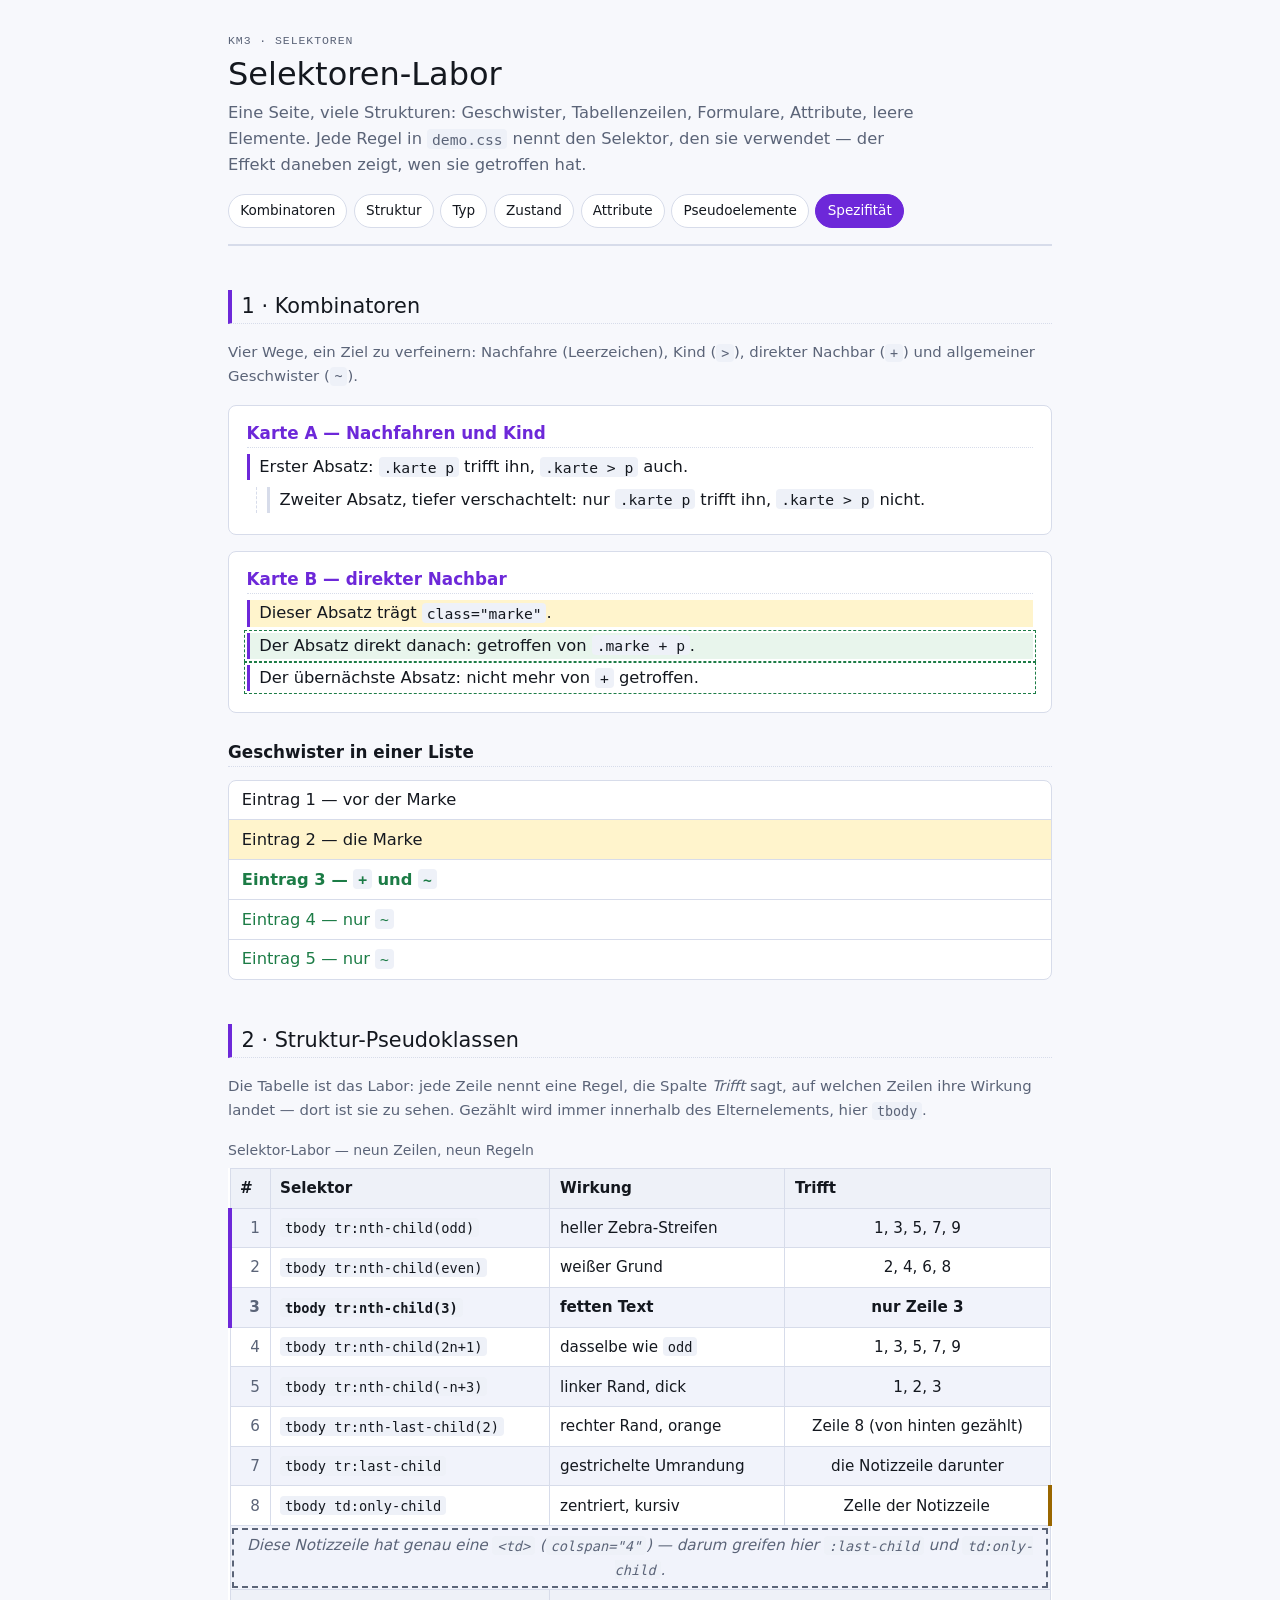
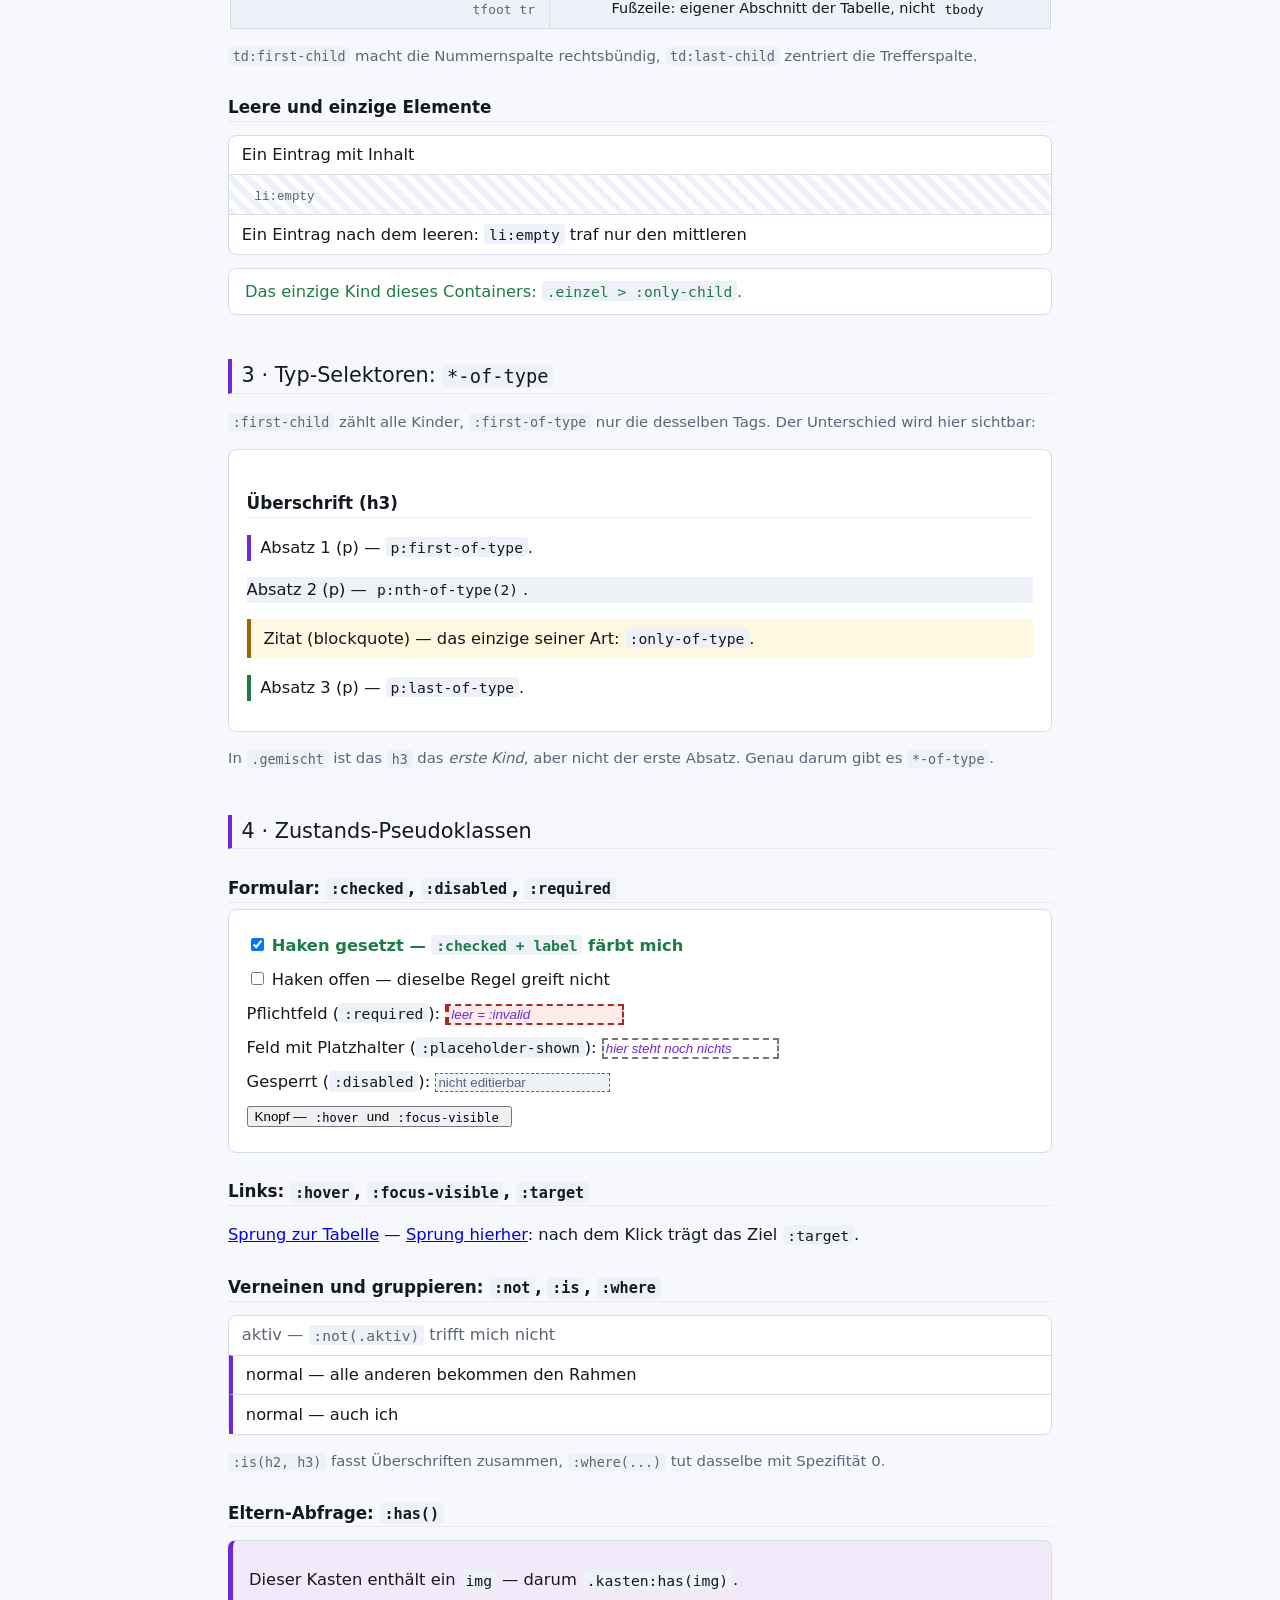
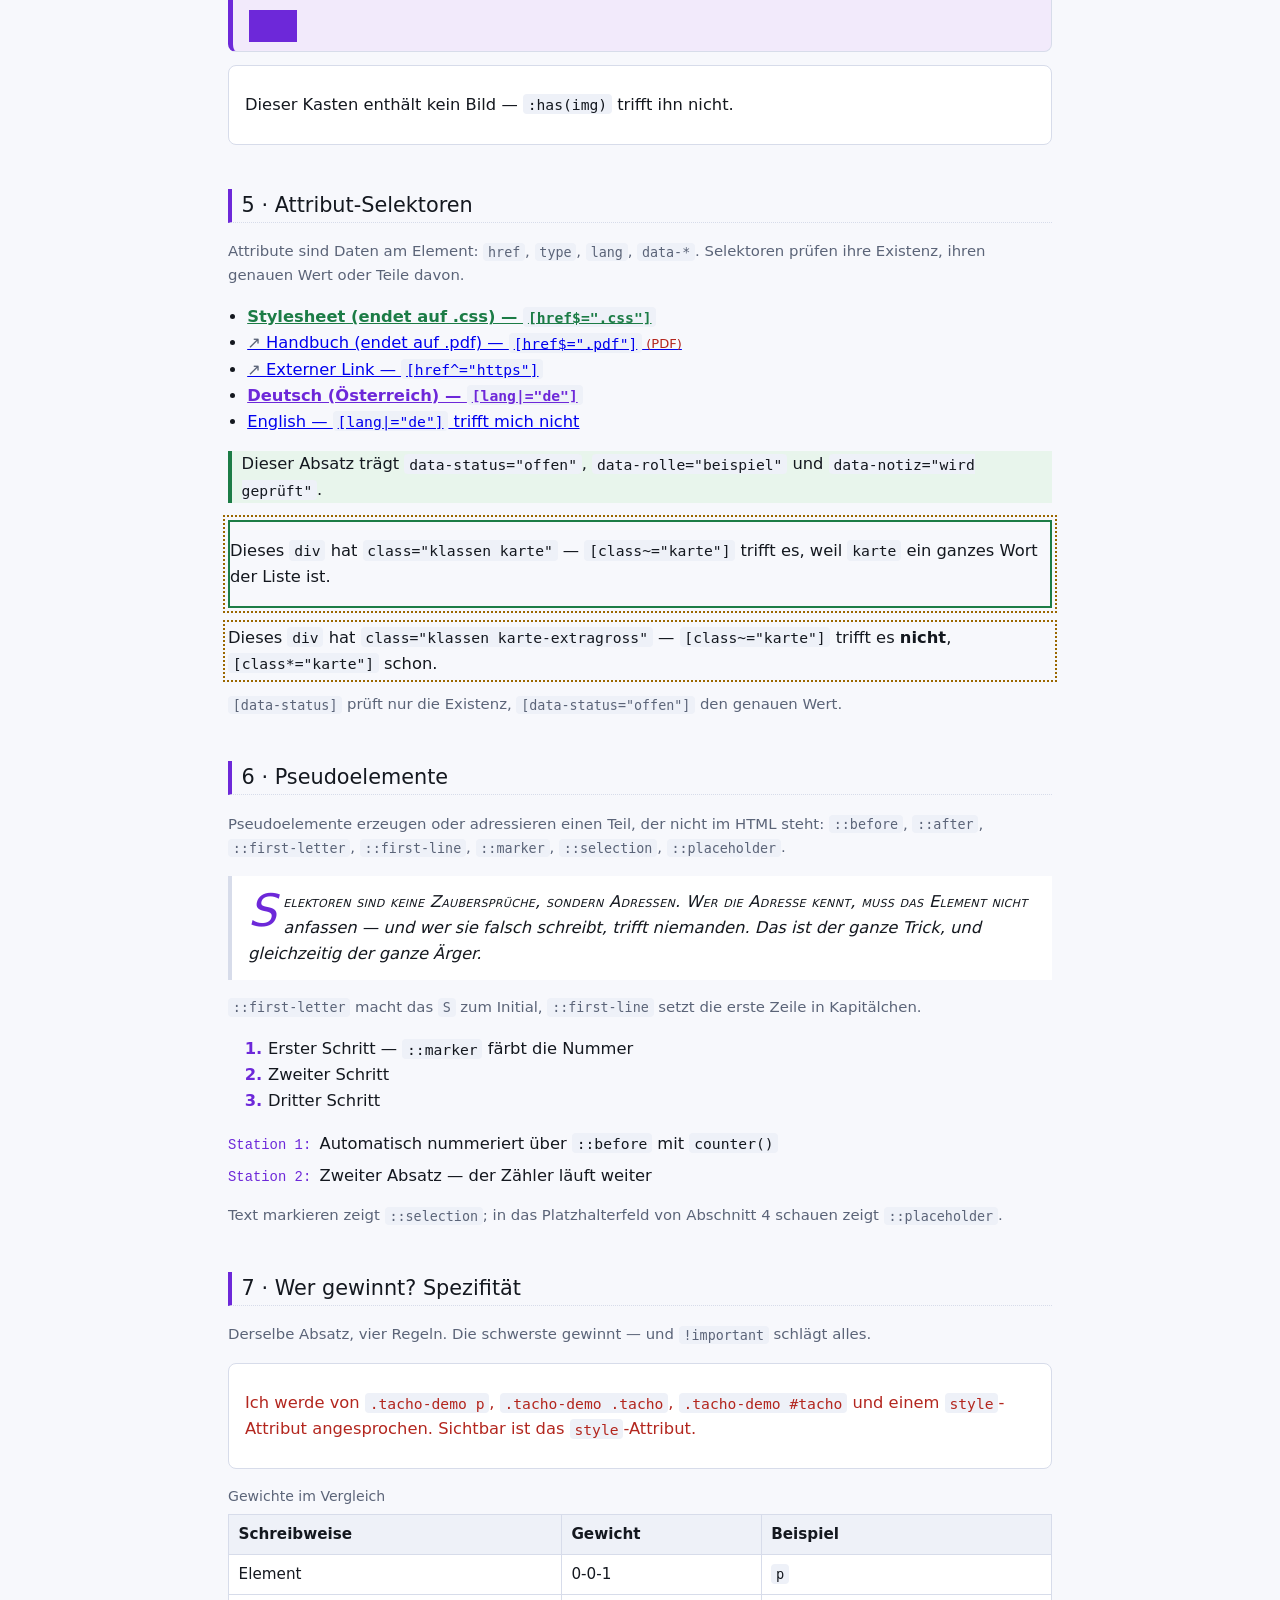
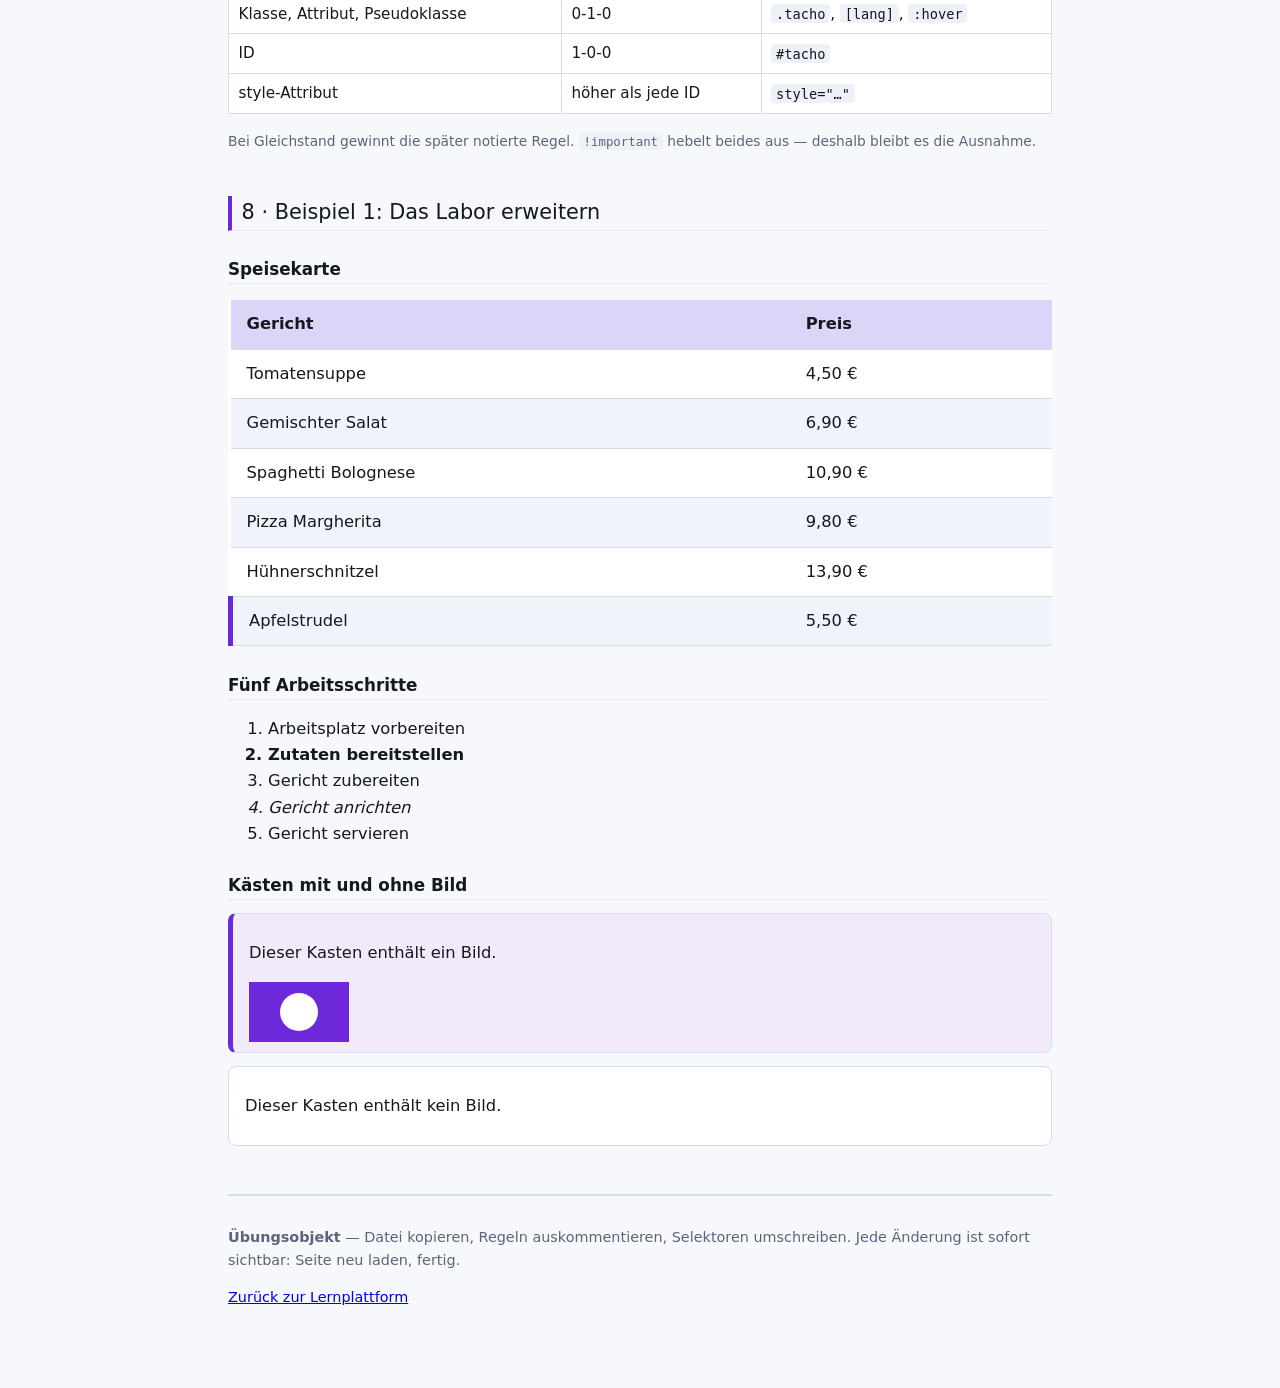
<file: Gavrilovic_KM3-04/demo.html>
<!DOCTYPE html>
<html lang="de">
<head>
    <meta charset="UTF-8">
    <meta name="viewport" content="width=device-width, initial-scale=1.0">
    <title>Selektoren-Labor — jede Regel trifft genau, was sie soll</title>
    <link rel="stylesheet" href="demo.css">
</head>
<body>

<header class="seite">
    <p class="kicker">KM3 · Selektoren</p>
    <h1>Selektoren-Labor</h1>
    <p class="intro">
        Eine Seite, viele Strukturen: Geschwister, Tabellenzeilen, Formulare,
        Attribute, leere Elemente. Jede Regel in <code>demo.css</code> nennt
        den Selektor, den sie verwendet — der Effekt daneben zeigt, wen sie
        getroffen hat.
    </p>
    <nav class="wegweiser" aria-label="Abschnitte">
        <a href="#kombinatoren">Kombinatoren</a>
        <a href="#struktur">Struktur</a>
        <a href="#typ">Typ</a>
        <a href="#zustand">Zustand</a>
        <a href="#attribute">Attribute</a>
        <a href="#pseudo">Pseudoelemente</a>
        <a href="#spezifitaet">Spezifität</a>
    </nav>
</header>

<main>

<section id="kombinatoren">
    <h2>1 · Kombinatoren</h2>
    <p class="hinweis">
        Vier Wege, ein Ziel zu verfeinern: Nachfahre (Leerzeichen),
        Kind (<code>&gt;</code>), direkter Nachbar (<code>+</code>) und
        allgemeiner Geschwister (<code>~</code>).
    </p>

    <article class="karte">
        <h3>Karte A — Nachfahren und Kind</h3>
        <p>Erster Absatz: <code>.karte p</code> trifft ihn, <code>.karte &gt; p</code> auch.</p>
        <div class="innen">
            <p>Zweiter Absatz, tiefer verschachtelt: nur <code>.karte p</code> trifft ihn,
                <code>.karte &gt; p</code> nicht.</p>
        </div>
    </article>

    <article class="karte">
        <h3>Karte B — direkter Nachbar</h3>
        <p class="marke">Dieser Absatz trägt <code>class="marke"</code>.</p>
        <p>Der Absatz direkt danach: getroffen von <code>.marke + p</code>.</p>
        <p>Der übernächste Absatz: nicht mehr von <code>+</code> getroffen.</p>
    </article>

    <h3>Geschwister in einer Liste</h3>
    <ul class="liste">
        <li>Eintrag 1 — vor der Marke</li>
        <li class="marke">Eintrag 2 — die Marke</li>
        <li>Eintrag 3 — <code>+</code> und <code>~</code></li>
        <li>Eintrag 4 — nur <code>~</code></li>
        <li>Eintrag 5 — nur <code>~</code></li>
    </ul>
</section>

<section id="struktur">
    <h2>2 · Struktur-Pseudoklassen</h2>
    <p class="hinweis">
        Die Tabelle ist das Labor: jede Zeile nennt eine Regel, die Spalte
        <em>Trifft</em> sagt, auf welchen Zeilen ihre Wirkung landet — dort
        ist sie zu sehen. Gezählt wird immer innerhalb des Elternelements,
        hier <code>tbody</code>.
    </p>

    <table class="labor">
        <caption>Selektor-Labor — neun Zeilen, neun Regeln</caption>
        <thead>
            <tr>
                <th scope="col">#</th>
                <th scope="col">Selektor</th>
                <th scope="col">Wirkung</th>
                <th scope="col">Trifft</th>
            </tr>
        </thead>
        <tbody>
            <tr>
                <td>1</td>
                <td><code>tbody tr:nth-child(odd)</code></td>
                <td>heller Zebra-Streifen</td>
                <td>1, 3, 5, 7, 9</td>
            </tr>
            <tr>
                <td>2</td>
                <td><code>tbody tr:nth-child(even)</code></td>
                <td>weißer Grund</td>
                <td>2, 4, 6, 8</td>
            </tr>
            <tr>
                <td>3</td>
                <td><code>tbody tr:nth-child(3)</code></td>
                <td>fetten Text</td>
                <td>nur Zeile 3</td>
            </tr>
            <tr>
                <td>4</td>
                <td><code>tbody tr:nth-child(2n+1)</code></td>
                <td>dasselbe wie <code>odd</code></td>
                <td>1, 3, 5, 7, 9</td>
            </tr>
            <tr>
                <td>5</td>
                <td><code>tbody tr:nth-child(-n+3)</code></td>
                <td>linker Rand, dick</td>
                <td>1, 2, 3</td>
            </tr>
            <tr>
                <td>6</td>
                <td><code>tbody tr:nth-last-child(2)</code></td>
                <td>rechter Rand, orange</td>
                <td>Zeile 8 (von hinten gezählt)</td>
            </tr>
            <tr>
                <td>7</td>
                <td><code>tbody tr:last-child</code></td>
                <td>gestrichelte Umrandung</td>
                <td>die Notizzeile darunter</td>
            </tr>
            <tr>
                <td>8</td>
                <td><code>tbody td:only-child</code></td>
                <td>zentriert, kursiv</td>
                <td>Zelle der Notizzeile</td>
            </tr>
            <tr>
                <td colspan="4">Diese Notizzeile hat genau eine <code>&lt;td&gt;</code> (<code>colspan="4"</code>) — darum greifen hier <code>:last-child</code> und <code>td:only-child</code>.</td>
            </tr>
        </tbody>
        <tfoot>
            <tr>
                <td colspan="2"><code>tfoot tr</code></td>
                <td colspan="2">Fußzeile: eigener Abschnitt der Tabelle, nicht <code>tbody</code></td>
            </tr>
        </tfoot>
    </table>

    <p class="hinweis">
        <code>td:first-child</code> macht die Nummernspalte rechtsbündig,
        <code>td:last-child</code> zentriert die Trefferspalte.
    </p>

    <h3>Leere und einzige Elemente</h3>
    <ul class="liste">
        <li>Ein Eintrag mit Inhalt</li>
        <li class="leer"></li>
        <li>Ein Eintrag nach dem leeren: <code>li:empty</code> traf nur den mittleren</li>
    </ul>
    <div class="einzel">
        <p>Das einzige Kind dieses Containers: <code>.einzel &gt; :only-child</code>.</p>
    </div>
</section>

<section id="typ">
    <h2>3 · Typ-Selektoren: <code>*-of-type</code></h2>
    <p class="hinweis">
        <code>:first-child</code> zählt alle Kinder, <code>:first-of-type</code>
        nur die desselben Tags. Der Unterschied wird hier sichtbar:
    </p>

    <article class="gemischt">
        <h3>Überschrift (h3)</h3>
        <p>Absatz 1 (p) — <code>p:first-of-type</code>.</p>
        <p>Absatz 2 (p) — <code>p:nth-of-type(2)</code>.</p>
        <blockquote>Zitat (blockquote) — das einzige seiner Art: <code>:only-of-type</code>.</blockquote>
        <p>Absatz 3 (p) — <code>p:last-of-type</code>.</p>
    </article>

    <p class="hinweis">
        In <code>.gemischt</code> ist das <code>h3</code> das
        <em>erste Kind</em>, aber nicht der erste Absatz. Genau darum gibt es
        <code>*-of-type</code>.
    </p>
</section>

<section id="zustand">
    <h2>4 · Zustands-Pseudoklassen</h2>

    <h3>Formular: <code>:checked</code>, <code>:disabled</code>, <code>:required</code></h3>
    <form class="formular">
        <p class="feld">
            <input type="checkbox" id="demo-haken" checked>
            <label for="demo-haken">Haken gesetzt — <code>:checked + label</code> färbt mich</label>
        </p>
        <p class="feld">
            <input type="checkbox" id="demo-haken-2">
            <label for="demo-haken-2">Haken offen — dieselbe Regel greift nicht</label>
        </p>
        <p class="feld">
            <label for="demo-text">Pflichtfeld (<code>:required</code>):</label>
            <input type="text" id="demo-text" required placeholder="leer = :invalid">
        </p>
        <p class="feld">
            <label for="demo-text-2">Feld mit Platzhalter (<code>:placeholder-shown</code>):</label>
            <input type="text" id="demo-text-2" placeholder="hier steht noch nichts">
        </p>
        <p class="feld">
            <label for="demo-gesperrt">Gesperrt (<code>:disabled</code>):</label>
            <input type="text" id="demo-gesperrt" value="nicht editierbar" disabled>
        </p>
        <p class="feld">
            <button type="button">Knopf — <code>:hover</code> und <code>:focus-visible</code></button>
        </p>
    </form>

    <h3>Links: <code>:hover</code>, <code>:focus-visible</code>, <code>:target</code></h3>
    <p>
        <a href="#struktur">Sprung zur Tabelle</a> —
        <a href="#zustand">Sprung hierher</a>: nach dem Klick trägt das Ziel
        <code>:target</code>.
    </p>

    <h3>Verneinen und gruppieren: <code>:not</code>, <code>:is</code>, <code>:where</code></h3>
    <ul class="liste auswahl">
        <li class="aktiv">aktiv — <code>:not(.aktiv)</code> trifft mich nicht</li>
        <li>normal — alle anderen bekommen den Rahmen</li>
        <li>normal — auch ich</li>
    </ul>
    <p class="hinweis">
        <code>:is(h2, h3)</code> fasst Überschriften zusammen,
        <code>:where(...)</code> tut dasselbe mit Spezifität 0.
    </p>

    <h3>Eltern-Abfrage: <code>:has()</code></h3>
    <div class="kasten">
        <p>Dieser Kasten enthält ein <code>img</code> — darum <code>.kasten:has(img)</code>.</p>
        <img src="data:image/svg+xml,%3Csvg xmlns='http://www.w3.org/2000/svg' width='48' height='32'%3E%3Crect width='48' height='32' fill='%236d28d9'/%3E%3C/svg%3E"
             alt="Platzhalterbild" width="48" height="32">
    </div>
    <div class="kasten">
        <p>Dieser Kasten enthält kein Bild — <code>:has(img)</code> trifft ihn nicht.</p>
    </div>
</section>

<section id="attribute">
    <h2>5 · Attribut-Selektoren</h2>
    <p class="hinweis">
        Attribute sind Daten am Element: <code>href</code>, <code>type</code>,
        <code>lang</code>, <code>data-*</code>. Selektoren prüfen ihre
        Existenz, ihren genauen Wert oder Teile davon.
    </p>

    <ul class="links">
        <li><a href="demo.css">Stylesheet (endet auf .css) — <code>[href$=".css"]</code></a></li>
        <li><a href="https://example.org/handbuch.pdf">Handbuch (endet auf .pdf) — <code>[href$=".pdf"]</code></a></li>
        <li><a href="https://example.org/">Externer Link — <code>[href^="https"]</code></a></li>
        <li><a href="#attribute" lang="de-AT">Deutsch (Österreich) — <code>[lang|="de"]</code></a></li>
        <li><a href="#attribute" lang="en">English — <code>[lang|="de"]</code> trifft mich nicht</a></li>
    </ul>

    <p class="daten" data-status="offen" data-rolle="beispiel" data-notiz="wird geprüft">
        Dieser Absatz trägt <code>data-status="offen"</code>,
        <code>data-rolle="beispiel"</code> und
        <code>data-notiz="wird geprüft"</code>.
    </p>

    <div class="klassen karte">
        <p>Dieses <code>div</code> hat <code>class="klassen karte"</code> —
            <code>[class~="karte"]</code> trifft es, weil <code>karte</code>
            ein ganzes Wort der Liste ist.</p>
    </div>
    <div class="klassen karte-extragross">
        <p>Dieses <code>div</code> hat <code>class="klassen karte-extragross"</code> —
            <code>[class~="karte"]</code> trifft es <strong>nicht</strong>,
            <code>[class*="karte"]</code> schon.</p>
    </div>

    <p class="hinweis">
        <code>[data-status]</code> prüft nur die Existenz,
        <code>[data-status="offen"]</code> den genauen Wert.
    </p>
</section>

<section id="pseudo">
    <h2>6 · Pseudoelemente</h2>
    <p class="hinweis">
        Pseudoelemente erzeugen oder adressieren einen Teil, der nicht im HTML
        steht: <code>::before</code>, <code>::after</code>, <code>::first-letter</code>,
        <code>::first-line</code>, <code>::marker</code>, <code>::selection</code>,
        <code>::placeholder</code>.
    </p>

    <blockquote class="zitat">
        Selektoren sind keine Zaubersprüche, sondern Adressen. Wer die Adresse
        kennt, muss das Element nicht anfassen — und wer sie falsch schreibt,
        trifft niemanden. Das ist der ganze Trick, und gleichzeitig der ganze
        Ärger.
    </blockquote>
    <p class="hinweis">
        <code>::first-letter</code> macht das <code>S</code> zum Initial,
        <code>::first-line</code> setzt die erste Zeile in Kapitälchen.
    </p>

    <ol class="schritte">
        <li>Erster Schritt — <code>::marker</code> färbt die Nummer</li>
        <li>Zweiter Schritt</li>
        <li>Dritter Schritt</li>
    </ol>

    <p class="zaehler">Automatisch nummeriert über <code>::before</code> mit <code>counter()</code></p>
    <p class="zaehler">Zweiter Absatz — der Zähler läuft weiter</p>

    <p class="hinweis">
        Text markieren zeigt <code>::selection</code>; in das Platzhalterfeld
        von Abschnitt 4 schauen zeigt <code>::placeholder</code>.
    </p>
</section>

<section id="spezifitaet">
    <h2>7 · Wer gewinnt? Spezifität</h2>
    <p class="hinweis">
        Derselbe Absatz, vier Regeln. Die schwerste gewinnt — und
        <code>!important</code> schlägt alles.
    </p>

    <div class="tacho-demo">
        <p class="tacho" id="tacho" style="color: #b3261e;">
            Ich werde von <code>.tacho-demo p</code>, <code>.tacho-demo .tacho</code>,
            <code>.tacho-demo #tacho</code> und einem <code>style</code>-Attribut
            angesprochen. Sichtbar ist das <code>style</code>-Attribut.
        </p>
    </div>

    <table class="gewichte">
        <caption>Gewichte im Vergleich</caption>
        <thead>
            <tr><th scope="col">Schreibweise</th><th scope="col">Gewicht</th><th scope="col">Beispiel</th></tr>
        </thead>
        <tbody>
            <tr><td>Element</td><td>0-0-1</td><td><code>p</code></td></tr>
            <tr><td>Klasse, Attribut, Pseudoklasse</td><td>0-1-0</td><td><code>.tacho</code>, <code>[lang]</code>, <code>:hover</code></td></tr>
            <tr><td>ID</td><td>1-0-0</td><td><code>#tacho</code></td></tr>
            <tr><td>style-Attribut</td><td>höher als jede ID</td><td><code>style="…"</code></td></tr>
        </tbody>
    </table>
    <p class="fussnote">
        Bei Gleichstand gewinnt die später notierte Regel. <code>!important</code>
        hebelt beides aus — deshalb bleibt es die Ausnahme.
    </p>
</section>

<section id="aufgabe-beispiel-1">
    <h2>8 · Beispiel 1: Das Labor erweitern</h2>

    <h3>Speisekarte</h3>
    <table class="speisekarte">
        <thead>
            <tr><th>Gericht</th><th>Preis</th></tr>
        </thead>
        <tbody>
            <tr><td>Tomatensuppe</td><td>4,50 €</td></tr>
            <tr><td>Gemischter Salat</td><td>6,90 €</td></tr>
            <tr><td>Spaghetti Bolognese</td><td>10,90 €</td></tr>
            <tr><td>Pizza Margherita</td><td>9,80 €</td></tr>
            <tr><td>Hühnerschnitzel</td><td>13,90 €</td></tr>
            <tr><td>Apfelstrudel</td><td>5,50 €</td></tr>
        </tbody>
    </table>

    <h3>Fünf Arbeitsschritte</h3>
    <ol class="arbeitsfolge">
        <li>Arbeitsplatz vorbereiten</li>
        <li>Zutaten bereitstellen</li>
        <li>Gericht zubereiten</li>
        <li>Gericht anrichten</li>
        <li>Gericht servieren</li>
    </ol>

    <h3>Kästen mit und ohne Bild</h3>
    <div class="kasten">
        <p>Dieser Kasten enthält ein Bild.</p>
        <img src="data:image/svg+xml,%3Csvg xmlns='http://www.w3.org/2000/svg' width='100' height='60'%3E%3Crect width='100' height='60' fill='%236d28d9'/%3E%3Ccircle cx='50' cy='30' r='19' fill='%23ffffff'/%3E%3C/svg%3E"
             alt="Violettes Beispielbild mit weißem Kreis" width="100" height="60">
    </div>
    <div class="kasten">
        <p>Dieser Kasten enthält kein Bild.</p>
    </div>
</section>

</main>

<footer class="seite">
    <p>
        <strong>Übungsobjekt</strong> — Datei kopieren, Regeln auskommentieren,
        Selektoren umschreiben. Jede Änderung ist sofort sichtbar:
        Seite neu laden, fertig.
    </p>
    <p><a href="../../index.html">Zurück zur Lernplattform</a></p>
</footer>

</body>
</html>
</file>
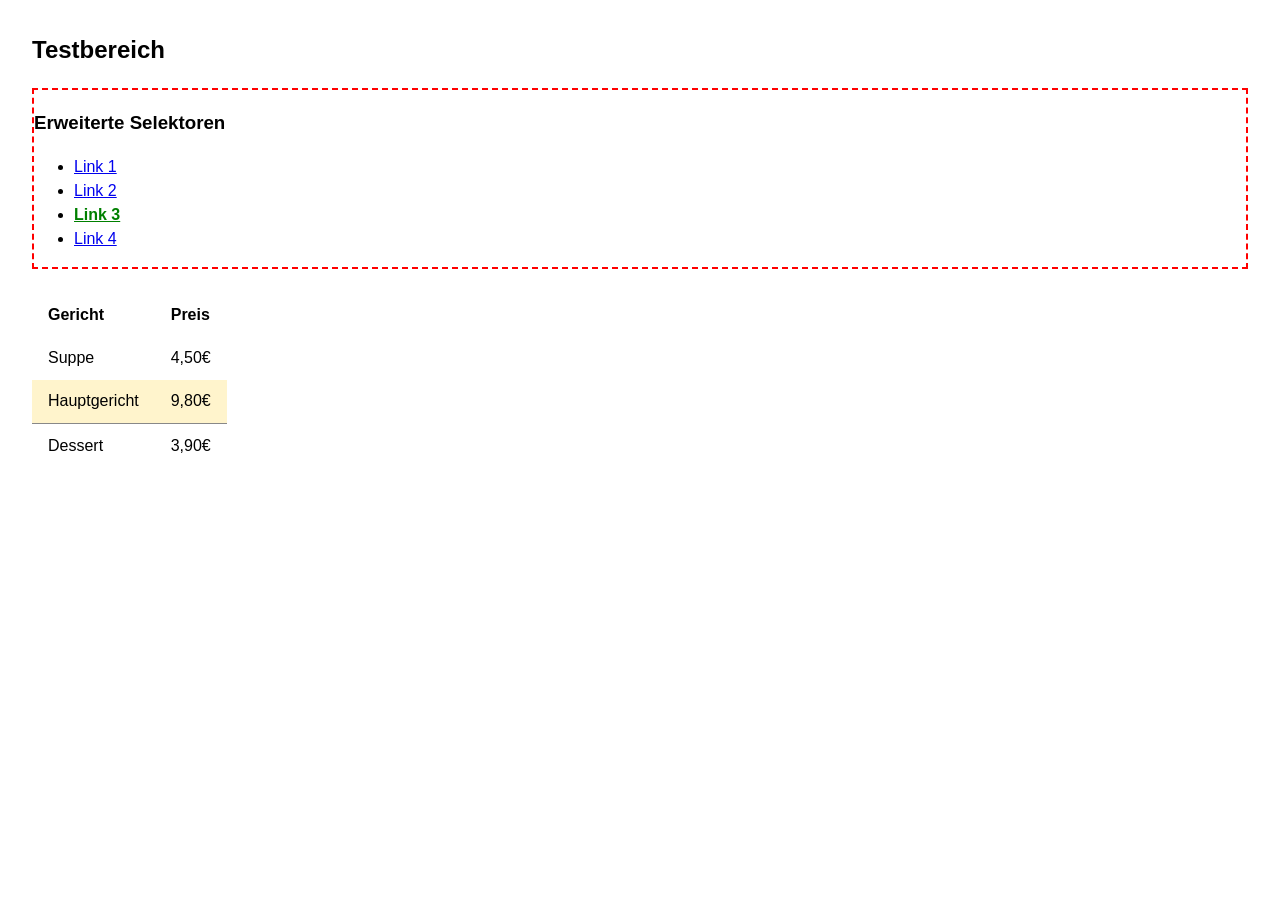
<file: Gavrilovic_KM3-04/testbereich.html>
<!DOCTYPE html>
<html lang="de">
<head>
    <meta charset="UTF-8">
    <meta name="viewport" content="width=device-width, initial-scale=1.0">
    <title>KM3-04 – Beispiel 3</title>
    <link rel="stylesheet" href="loesung.css">
</head>
<body>
<article class="testbereich">
    <h2>Testbereich</h2>

    <section data-topic="css-adv-selectors">
        <h3>Erweiterte Selektoren</h3>
        <ul>
            <li><a href="#">Link 1</a></li>
            <li><a href="#">Link 2</a></li>
            <li><a href="#">Link 3</a></li>
            <li><a href="#">Link 4</a></li>
        </ul>
    </section>

    <table class="preise">
        <tr><th>Gericht</th><th>Preis</th></tr>
        <tr><td>Suppe</td><td>4,50€</td></tr>
        <tr><td>Hauptgericht</td><td>9,80€</td></tr>
        <tr><td>Dessert</td><td>3,90€</td></tr>
    </table>
</article>
</body>
</html>
</file>
<file: Gavrilovic_KM3-04/demo.css>
:root {
    --text: #14181f;
    --muted: #5b6478;
    --line: #d7dcea;
    --bg: #f7f8fc;
    --panel: #ffffff;
    --tint: #eef1f8;
    --zebra: #f1f3fb;
    --accent: #6d28d9;
    --ok: #1c7c46;
    --warn: #9a6700;
    --err: #b3261e;
}

* { box-sizing: border-box; }

body {
    max-width: 54rem;
    margin: 0 auto;
    padding: 2rem 1.25rem 4rem;
    font-family: "Segoe UI", system-ui, -apple-system, sans-serif;
    font-size: 1.02rem;
    line-height: 1.6;
    color: var(--text);
    background: var(--bg);
}

code {
    font-family: "Cascadia Code", Consolas, "DejaVu Sans Mono", monospace;
    font-size: 0.9em;
    background: var(--tint);
    padding: 0.1rem 0.3rem;
    border-radius: 4px;
}

h2 {
    margin-top: 2.75rem;
    padding-left: 0.6rem;
    border-left: 4px solid var(--accent);
    font-size: 1.3rem;
    font-weight: 500;
}

h3 {
    margin: 1.6rem 0 0.4rem;
    font-size: 1.05rem;
}

.kicker {
    margin: 0;
    font-family: "Cascadia Code", Consolas, monospace;
    font-size: 0.72rem;
    text-transform: uppercase;
    letter-spacing: 0.08em;
    color: var(--muted);
}

header.seite {
    border-bottom: 2px solid var(--line);
    padding-bottom: 1rem;
    margin-bottom: 1.5rem;
}

footer.seite {
    margin-top: 3rem;
    border-top: 2px solid var(--line);
    padding-top: 1rem;
    color: var(--muted);
    font-size: 0.9rem;
}

h1 {
    margin: 0.3rem 0 0.4rem;
    font-size: 2rem;
    font-weight: 500;
    line-height: 1.2;
}

.intro {
    max-width: 44rem;
    margin: 0 0 1rem;
    color: var(--muted);
}

.hinweis {
    color: var(--muted);
    font-size: 0.93rem;
}

.fussnote {
    color: var(--muted);
    font-size: 0.86rem;
}

section:target {
    background: linear-gradient(90deg, var(--tint), transparent 70%);
    outline: 1px dashed var(--line);
}

.wegweiser {
    display: flex;
    flex-wrap: wrap;
    gap: 0.4rem;
}

.wegweiser a {
    padding: 0.3rem 0.7rem;
    border: 1px solid var(--line);
    border-radius: 999px;
    background: var(--panel);
    color: var(--text);
    text-decoration: none;
    font-size: 0.85rem;
}

.wegweiser a:hover {
    border-color: var(--accent);
    color: var(--accent);
}

.wegweiser a:focus-visible {
    outline: 3px solid var(--accent);
    outline-offset: 2px;
}

.wegweiser a:last-child {
    background: var(--accent);
    color: #ffffff;
    border-color: var(--accent);
}

article.karte {
    background: var(--panel);
    border: 1px solid var(--line);
    border-radius: 8px;
    padding: 0.9rem 1.1rem;
    margin: 1rem 0;
}

article.karte h3 {
    margin-top: 0;
    color: var(--accent);
}

article.karte p {
    margin: 0.4rem 0;
    padding-left: 0.6rem;
    border-left: 3px solid var(--line);
}

article.karte > p {
    border-left-color: var(--accent);
}

.innen {
    margin-left: 0.6rem;
    padding-left: 0.6rem;
    border-left: 1px dashed var(--line);
}

.marke {
    background: #fff4cc;
}

.marke + p {
    background: #e8f5ec;
    border-left-color: var(--ok);
}

.marke ~ p {
    outline: 1px dashed var(--ok);
    outline-offset: 2px;
}

.liste {
    list-style: none;
    margin: 0.8rem 0;
    padding: 0;
    border: 1px solid var(--line);
    border-radius: 8px;
    background: var(--panel);
}

.liste li {
    padding: 0.4rem 0.8rem;
}

.liste li + li {
    border-top: 1px solid var(--line);
}

.liste li.marke + li {
    font-weight: 700;
}

.liste li.marke ~ li {
    color: var(--ok);
}

table.labor {
    width: 100%;
    margin: 1rem 0;
    border-collapse: collapse;
    background: var(--panel);
    font-size: 0.95rem;
}

table.labor caption {
    caption-side: top;
    text-align: left;
    padding-bottom: 0.4rem;
    color: var(--muted);
    font-size: 0.88rem;
}

table.labor th,
table.labor td {
    border: 1px solid var(--line);
    padding: 0.45rem 0.6rem;
    text-align: left;
    vertical-align: top;
}

table.labor th {
    background: var(--tint);
}

table.labor tbody tr:nth-child(odd) {
    background: var(--zebra);
}

table.labor tbody tr:nth-child(even) {
    background: var(--panel);
}

table.labor tbody tr:nth-child(3) {
    font-weight: 700;
}

table.labor tbody tr:nth-child(2n+1) {
    background: var(--zebra);
}

table.labor tbody tr:nth-child(-n+3) {
    border-left: 4px solid var(--accent);
}

table.labor tbody tr:nth-last-child(2) {
    border-right: 4px solid var(--warn);
}

table.labor tbody tr:last-child {
    outline: 2px dashed var(--muted);
    outline-offset: -4px;
}

table.labor tbody td:only-child {
    text-align: center;
    font-style: italic;
    color: var(--muted);
}

table.labor td:first-child {
    text-align: right;
    color: var(--muted);
    width: 2.5rem;
}

table.labor td:last-child {
    text-align: center;
}

table.labor tfoot tr {
    background: var(--tint);
    font-size: 0.9rem;
}

li.leer:empty {
    min-height: 1.6rem;
    background: repeating-linear-gradient(45deg, var(--tint), var(--tint) 6px, var(--panel) 6px, var(--panel) 12px);
}

li.leer:empty::after {
    content: "li:empty";
    margin-left: 0.8rem;
    font-family: "Cascadia Code", Consolas, monospace;
    font-size: 0.78rem;
    color: var(--muted);
}

.einzel {
    border: 1px solid var(--line);
    border-radius: 8px;
    padding: 0.6rem 1rem;
    background: var(--panel);
}

.einzel > :only-child {
    margin: 0;
    color: var(--ok);
}

.gemischt {
    background: var(--panel);
    border: 1px solid var(--line);
    border-radius: 8px;
    padding: 0.9rem 1.1rem;
}

.gemischt p:first-of-type {
    border-left: 4px solid var(--accent);
    padding-left: 0.6rem;
}

.gemischt p:nth-of-type(2) {
    background: var(--tint);
}

.gemischt p:last-of-type {
    border-left: 4px solid var(--ok);
    padding-left: 0.6rem;
}

.gemischt blockquote:only-of-type {
    margin: 0.6rem 0;
    padding: 0.4rem 0.8rem;
    border-left: 4px solid var(--warn);
    background: #fff8e1;
}

.formular {
    background: var(--panel);
    border: 1px solid var(--line);
    border-radius: 8px;
    padding: 0.9rem 1.1rem;
}

.feld {
    margin: 0.5rem 0;
}

.formular input:checked + label {
    color: var(--ok);
    font-weight: 700;
}

input:disabled {
    background: var(--tint);
    border: 1px dashed var(--muted);
    color: var(--muted);
    cursor: not-allowed;
}

input:required {
    border-left: 4px solid var(--err);
}

input:invalid {
    border-color: var(--err);
    background: #fdecea;
}

input:placeholder-shown {
    border-style: dashed;
}

button:hover {
    background: var(--accent);
    color: #ffffff;
    border-color: var(--accent);
}

button:focus-visible {
    outline: 3px solid var(--accent);
    outline-offset: 2px;
}

.auswahl li:not(.aktiv) {
    border-left: 4px solid var(--accent);
}

.auswahl li.aktiv {
    color: var(--muted);
}

.kasten {
    margin: 0.8rem 0;
    padding: 0.6rem 1rem;
    background: var(--panel);
    border: 1px solid var(--line);
    border-radius: 8px;
}

.kasten:has(img) {
    border-left: 4px solid var(--accent);
}

.kasten img {
    display: block;
    margin-top: 0.4rem;
}

.links {
    padding-left: 1.2rem;
}

a[href$=".css"] {
    font-weight: 700;
    color: var(--ok);
}

a[href$=".pdf"]::after {
    content: " (PDF)";
    font-size: 0.8em;
    color: var(--err);
}

a[href^="https"]::before {
    content: "↗ ";
    color: var(--muted);
}

a[lang|="de"] {
    font-weight: 700;
    color: var(--accent);
}

p[data-status] {
    padding-left: 0.6rem;
    border-left: 4px solid var(--ok);
}

p[data-status="offen"] {
    background: #e8f5ec;
}

#attribute [class~="karte"] {
    border: 2px solid var(--ok);
}

#attribute [class*="karte"] {
    outline: 2px dotted var(--warn);
    outline-offset: 3px;
}

.zitat::first-letter {
    float: left;
    font-size: 2.8rem;
    line-height: 0.9;
    padding: 0.1rem 0.4rem 0 0;
    color: var(--accent);
}

.zitat::first-line {
    font-variant: small-caps;
    letter-spacing: 0.02em;
}

.zitat {
    margin: 1rem 0;
    padding: 0.8rem 1rem;
    background: var(--panel);
    border-left: 4px solid var(--line);
    font-style: italic;
}

.schritte li::marker {
    color: var(--accent);
    font-weight: 700;
}

#pseudo {
    counter-reset: zaehler;
}

.zaehler {
    counter-increment: zaehler;
    margin: 0.4rem 0;
}

.zaehler::before {
    content: "Station " counter(zaehler) ": ";
    font-family: "Cascadia Code", Consolas, monospace;
    font-size: 0.85em;
    color: var(--accent);
}

::selection {
    background: var(--accent);
    color: #ffffff;
}

input::placeholder {
    color: var(--accent);
    font-style: italic;
}

.tacho-demo {
    margin: 1rem 0;
    padding: 0.6rem 1rem;
    background: var(--panel);
    border: 1px solid var(--line);
    border-radius: 8px;
}

.tacho-demo p {
    color: var(--ok);
}

.tacho-demo .tacho {
    color: #1f5fbf;
}

.tacho-demo #tacho {
    color: var(--warn);
}

table.gewichte {
    width: 100%;
    border-collapse: collapse;
    margin: 1rem 0;
    background: var(--panel);
    font-size: 0.95rem;
}

table.gewichte caption {
    caption-side: top;
    text-align: left;
    padding-bottom: 0.4rem;
    color: var(--muted);
    font-size: 0.88rem;
}

table.gewichte th,
table.gewichte td {
    border: 1px solid var(--line);
    padding: 0.45rem 0.6rem;
    text-align: left;
}

table.gewichte th {
    background: var(--tint);
}

main :is(h2, h3) {
    border-bottom: 1px dotted var(--line);
}

:where(main) :where(h3) {
    border-bottom: none;
}

table.speisekarte {
    width: 100%;
    border-collapse: collapse;
    background: var(--panel);
    margin: 1rem 0;
}

.speisekarte th,
.speisekarte td {
    padding: 0.7rem 1rem;
    border-bottom: 1px solid var(--line);
    text-align: left;
}

.speisekarte thead tr {
    background: #dcd5f8;
    font-weight: bold;
}

.speisekarte tbody tr:nth-child(even) {
    background: #f1f3fb;
}

.speisekarte tbody tr:last-child {
    border-left: 5px solid #6d28d9;
}

.arbeitsfolge li:nth-child(2) {
    font-weight: bold;
}

.arbeitsfolge li:nth-last-child(2) {
    font-style: italic;
}

.kasten:has(img) {
    border-left: 5px solid #6d28d9;
    background: #f2eafb;
}
</file>
<file: Gavrilovic_KM3-04/loesung.css>
article.testbereich section[data-topic^="css-adv"] {
    border: 2px dashed red;
}

article.testbereich section[data-topic^="css-adv"] li:nth-child(3) > a {
    color: green;
    font-weight: bold;
    transition: color 1s;
}

article.testbereich section[data-topic^="css-adv"] li:nth-child(3) > a:hover {
    color: red;
}

table.preise tr:nth-child(3) {
    background: #fff4cc;
}

table.preise tr:last-child {
    border-top: 1px solid #888;
}

body {
    font-family: Arial, sans-serif;
    line-height: 1.5;
    margin: 2rem;
}

table.preise {
    border-collapse: collapse;
    margin-top: 1.5rem;
}

table.preise th,
table.preise td {
    padding: 0.6rem 1rem;
    text-align: left;
}
</file>
